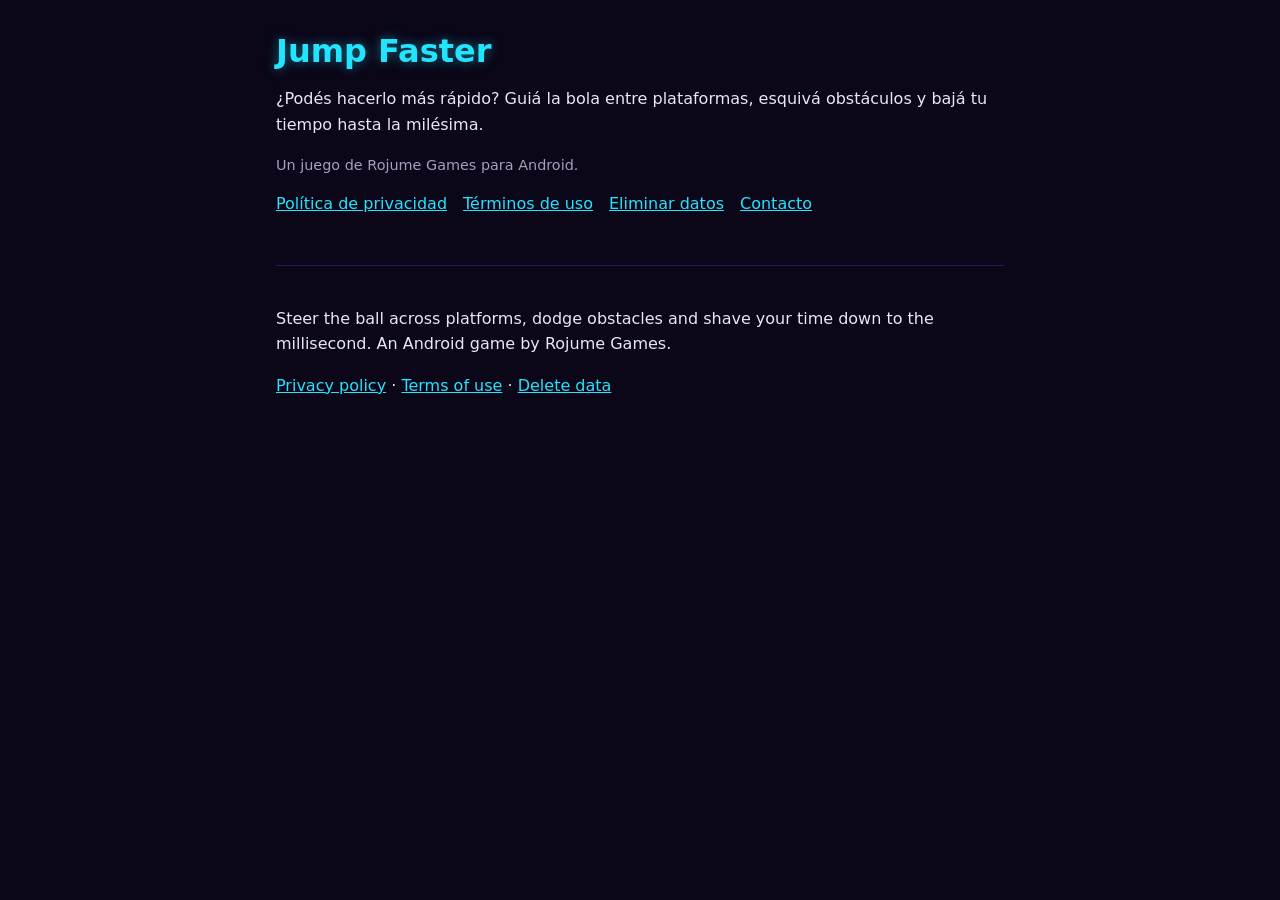
<file: index.html>
<!doctype html>
<html lang="es">
<head>
<meta charset="utf-8">
<meta name="viewport" content="width=device-width, initial-scale=1">
<title>Jump Faster - Rojume Games</title>
<link rel="stylesheet" href="estilo.css">
</head>
<body>
<main>
<h1>Jump Faster</h1>
<p>¿Podés hacerlo más rápido? Guiá la bola entre plataformas, esquivá obstáculos y bajá tu tiempo hasta la milésima.</p>
<p class="muted">Un juego de Rojume Games para Android.</p>
<nav>
<a href="privacidad.html">Política de privacidad</a>
<a href="terminos.html">Términos de uso</a>
<a href="eliminar-datos.html">Eliminar datos</a>
<a href="mailto:rojumegames@gmail.com">Contacto</a>
</nav>
<div class="lang" lang="en">
<p>Steer the ball across platforms, dodge obstacles and shave your time down to the millisecond. An Android game by Rojume Games.</p>
<p><a href="privacidad.html#en">Privacy policy</a> · <a href="terminos.html#en">Terms of use</a> · <a href="eliminar-datos.html#en">Delete data</a></p>
</div>
</main>
</body>
</html>
</file>
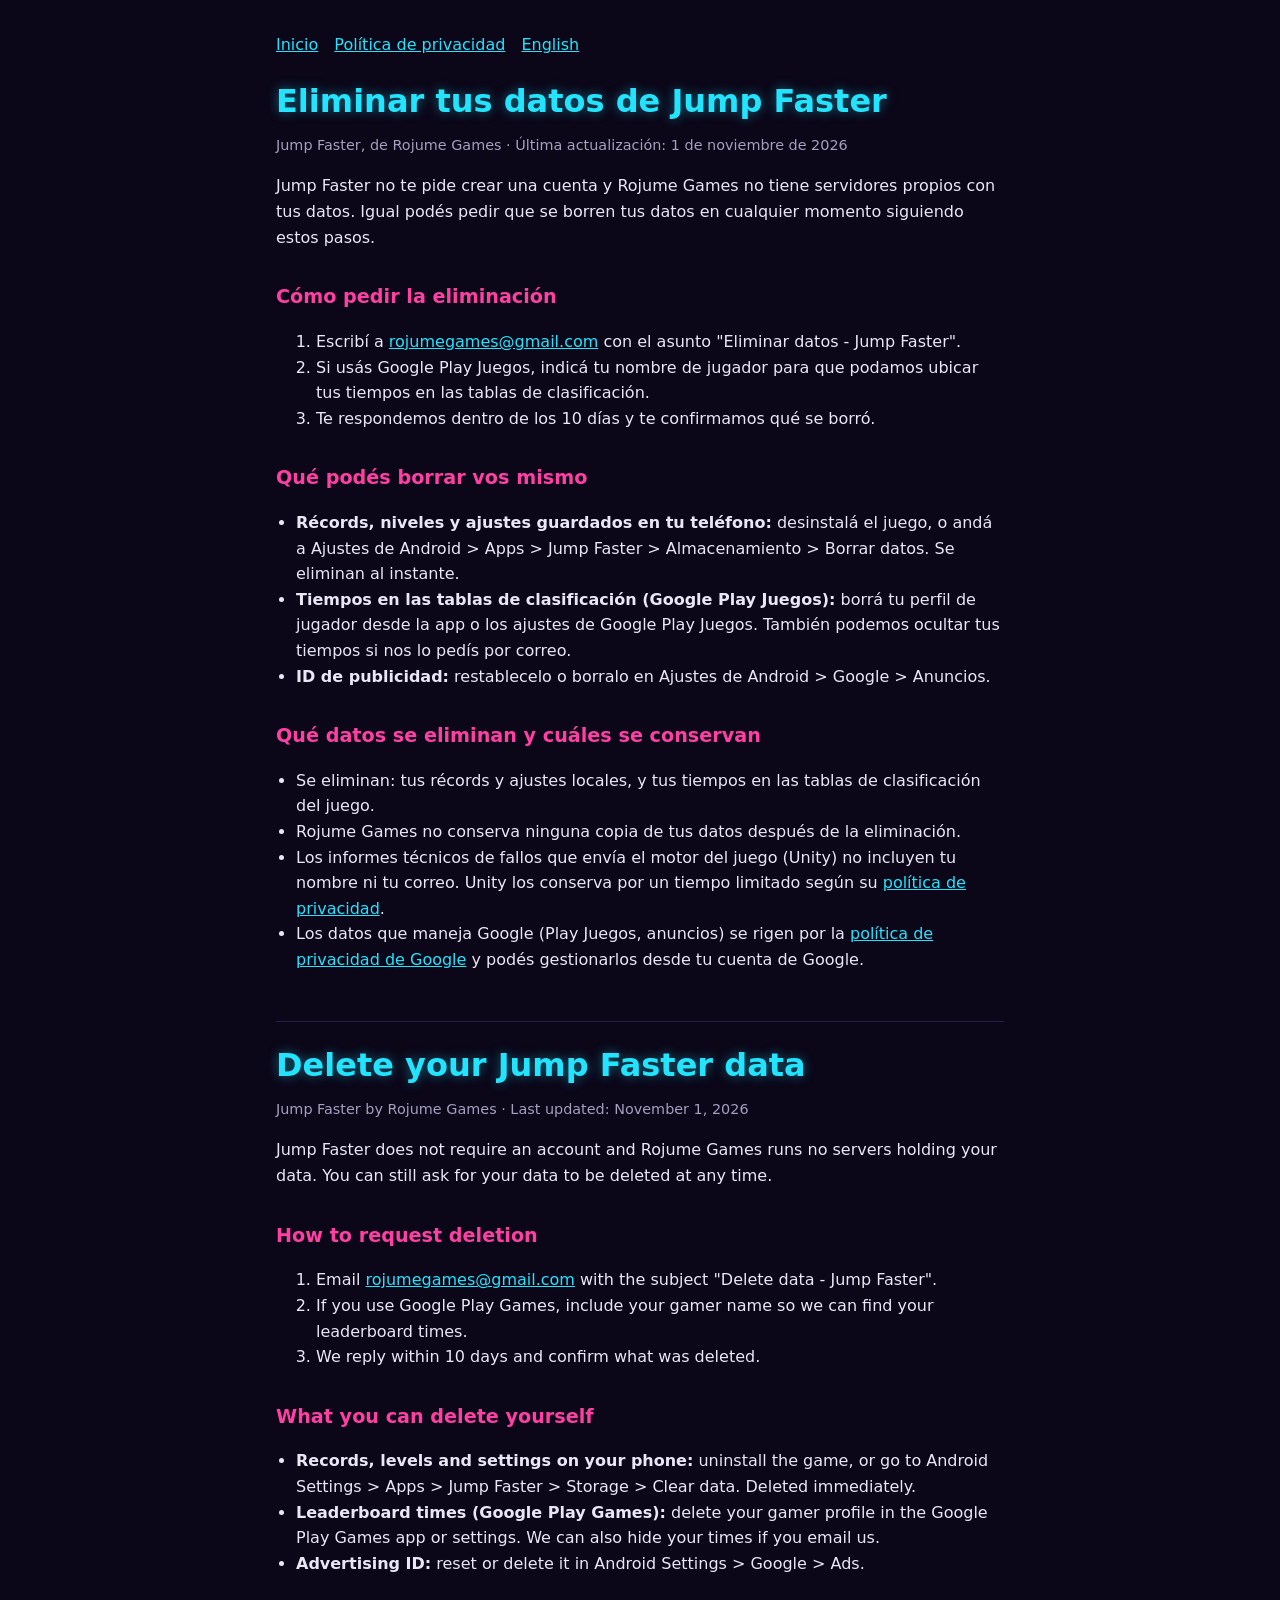
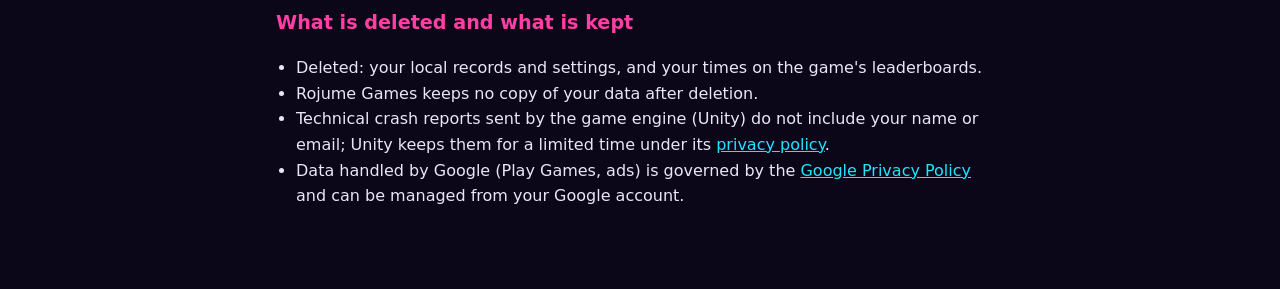
<file: eliminar-datos.html>
<!doctype html>
<html lang="es">
<head>
<meta charset="utf-8">
<meta name="viewport" content="width=device-width, initial-scale=1">
<title>Eliminar datos - Jump Faster</title>
<link rel="stylesheet" href="estilo.css">
</head>
<body>
<main>
<nav><a href="index.html">Inicio</a><a href="privacidad.html">Política de privacidad</a><a href="#en">English</a></nav>
<h1>Eliminar tus datos de Jump Faster</h1>
<p class="muted">Jump Faster, de Rojume Games · Última actualización: 1 de noviembre de 2026</p>

<p>Jump Faster no te pide crear una cuenta y Rojume Games no tiene servidores propios con tus datos. Igual podés pedir que se borren tus datos en cualquier momento siguiendo estos pasos.</p>

<h2>Cómo pedir la eliminación</h2>
<ol>
<li>Escribí a <a href="mailto:rojumegames@gmail.com?subject=Eliminar%20datos%20-%20Jump%20Faster">rojumegames@gmail.com</a> con el asunto "Eliminar datos - Jump Faster".</li>
<li>Si usás Google Play Juegos, indicá tu nombre de jugador para que podamos ubicar tus tiempos en las tablas de clasificación.</li>
<li>Te respondemos dentro de los 10 días y te confirmamos qué se borró.</li>
</ol>

<h2>Qué podés borrar vos mismo</h2>
<ul>
<li><strong>Récords, niveles y ajustes guardados en tu teléfono:</strong> desinstalá el juego, o andá a Ajustes de Android &gt; Apps &gt; Jump Faster &gt; Almacenamiento &gt; Borrar datos. Se eliminan al instante.</li>
<li><strong>Tiempos en las tablas de clasificación (Google Play Juegos):</strong> borrá tu perfil de jugador desde la app o los ajustes de Google Play Juegos. También podemos ocultar tus tiempos si nos lo pedís por correo.</li>
<li><strong>ID de publicidad:</strong> restablecelo o borralo en Ajustes de Android &gt; Google &gt; Anuncios.</li>
</ul>

<h2>Qué datos se eliminan y cuáles se conservan</h2>
<ul>
<li>Se eliminan: tus récords y ajustes locales, y tus tiempos en las tablas de clasificación del juego.</li>
<li>Rojume Games no conserva ninguna copia de tus datos después de la eliminación.</li>
<li>Los informes técnicos de fallos que envía el motor del juego (Unity) no incluyen tu nombre ni tu correo. Unity los conserva por un tiempo limitado según su <a href="https://unity.com/legal/privacy-policy">política de privacidad</a>.</li>
<li>Los datos que maneja Google (Play Juegos, anuncios) se rigen por la <a href="https://policies.google.com/privacy">política de privacidad de Google</a> y podés gestionarlos desde tu cuenta de Google.</li>
</ul>

<div class="lang" id="en" lang="en">
<h1>Delete your Jump Faster data</h1>
<p class="muted">Jump Faster by Rojume Games · Last updated: November 1, 2026</p>
<p>Jump Faster does not require an account and Rojume Games runs no servers holding your data. You can still ask for your data to be deleted at any time.</p>
<h2>How to request deletion</h2>
<ol>
<li>Email <a href="mailto:rojumegames@gmail.com?subject=Delete%20data%20-%20Jump%20Faster">rojumegames@gmail.com</a> with the subject "Delete data - Jump Faster".</li>
<li>If you use Google Play Games, include your gamer name so we can find your leaderboard times.</li>
<li>We reply within 10 days and confirm what was deleted.</li>
</ol>
<h2>What you can delete yourself</h2>
<ul>
<li><strong>Records, levels and settings on your phone:</strong> uninstall the game, or go to Android Settings &gt; Apps &gt; Jump Faster &gt; Storage &gt; Clear data. Deleted immediately.</li>
<li><strong>Leaderboard times (Google Play Games):</strong> delete your gamer profile in the Google Play Games app or settings. We can also hide your times if you email us.</li>
<li><strong>Advertising ID:</strong> reset or delete it in Android Settings &gt; Google &gt; Ads.</li>
</ul>
<h2>What is deleted and what is kept</h2>
<ul>
<li>Deleted: your local records and settings, and your times on the game's leaderboards.</li>
<li>Rojume Games keeps no copy of your data after deletion.</li>
<li>Technical crash reports sent by the game engine (Unity) do not include your name or email; Unity keeps them for a limited time under its <a href="https://unity.com/legal/privacy-policy">privacy policy</a>.</li>
<li>Data handled by Google (Play Games, ads) is governed by the <a href="https://policies.google.com/privacy">Google Privacy Policy</a> and can be managed from your Google account.</li>
</ul>
</div>
</main>
</body>
</html>
</file>
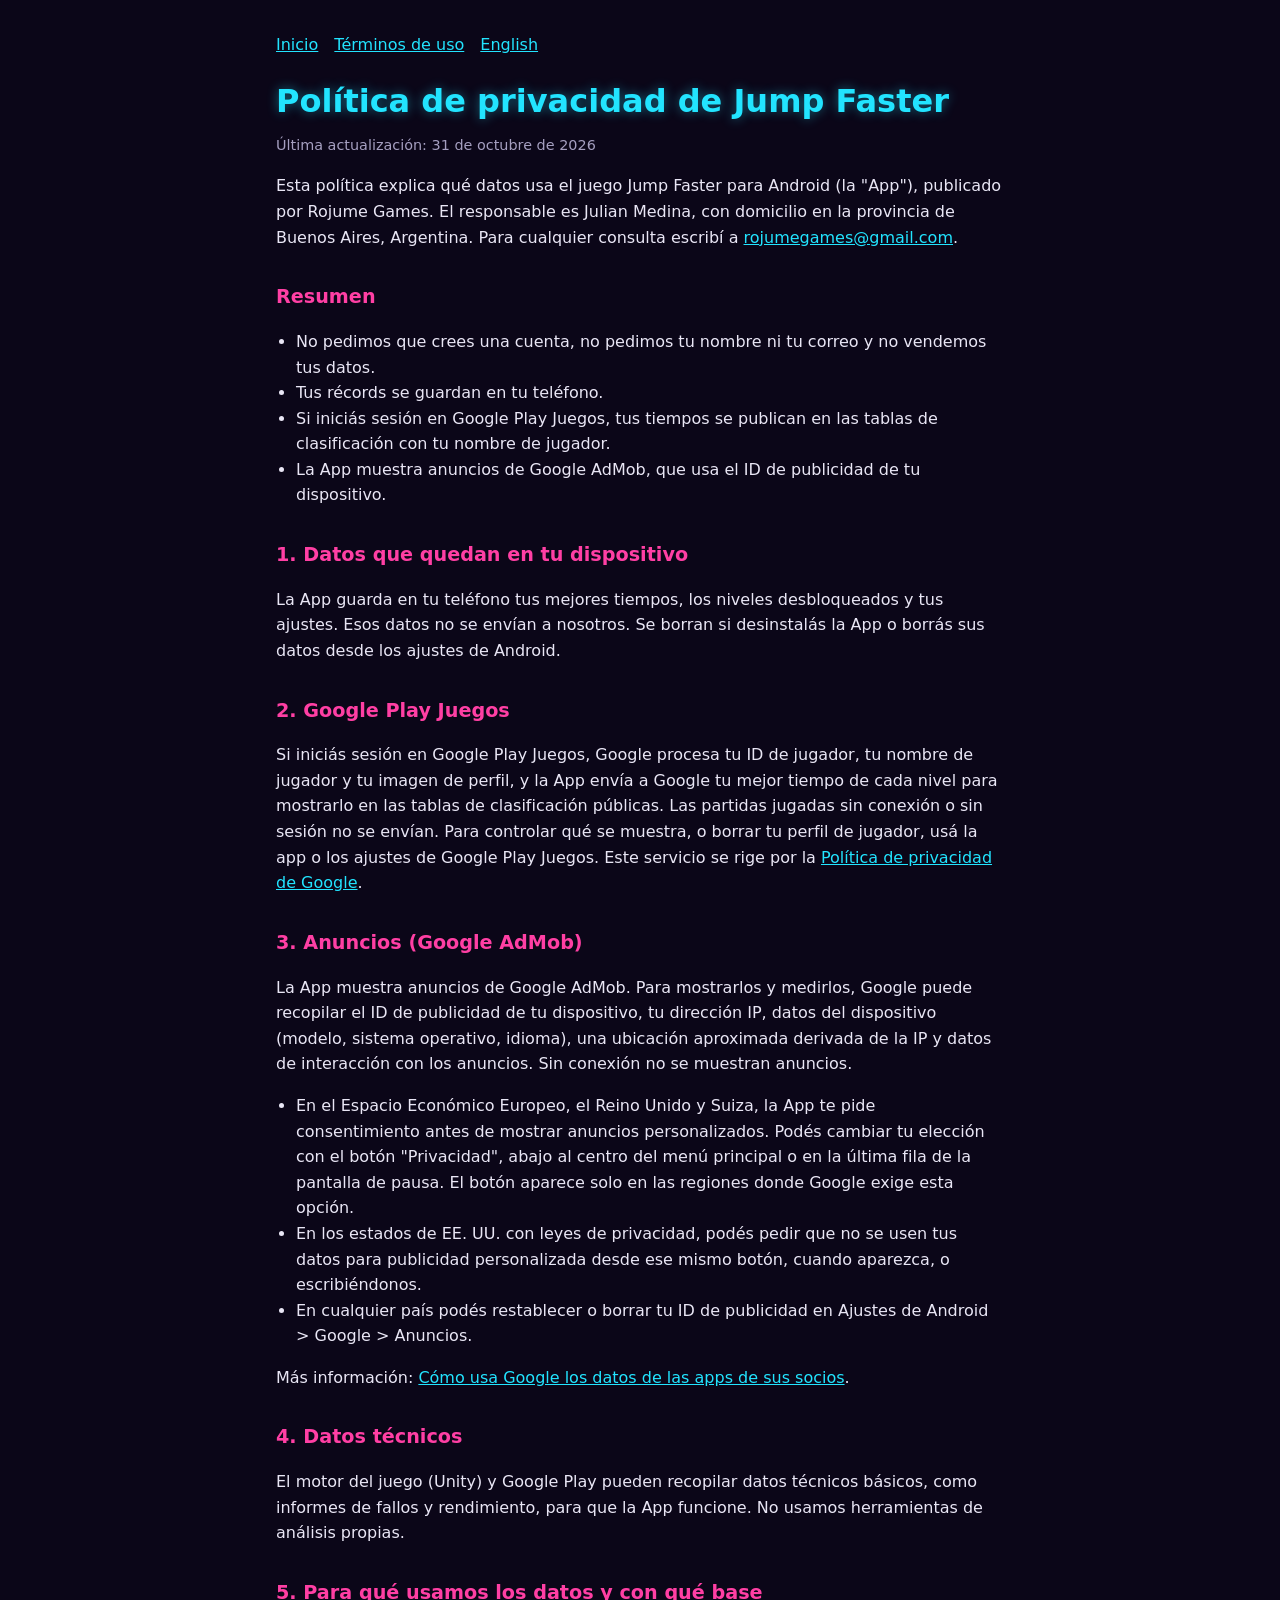
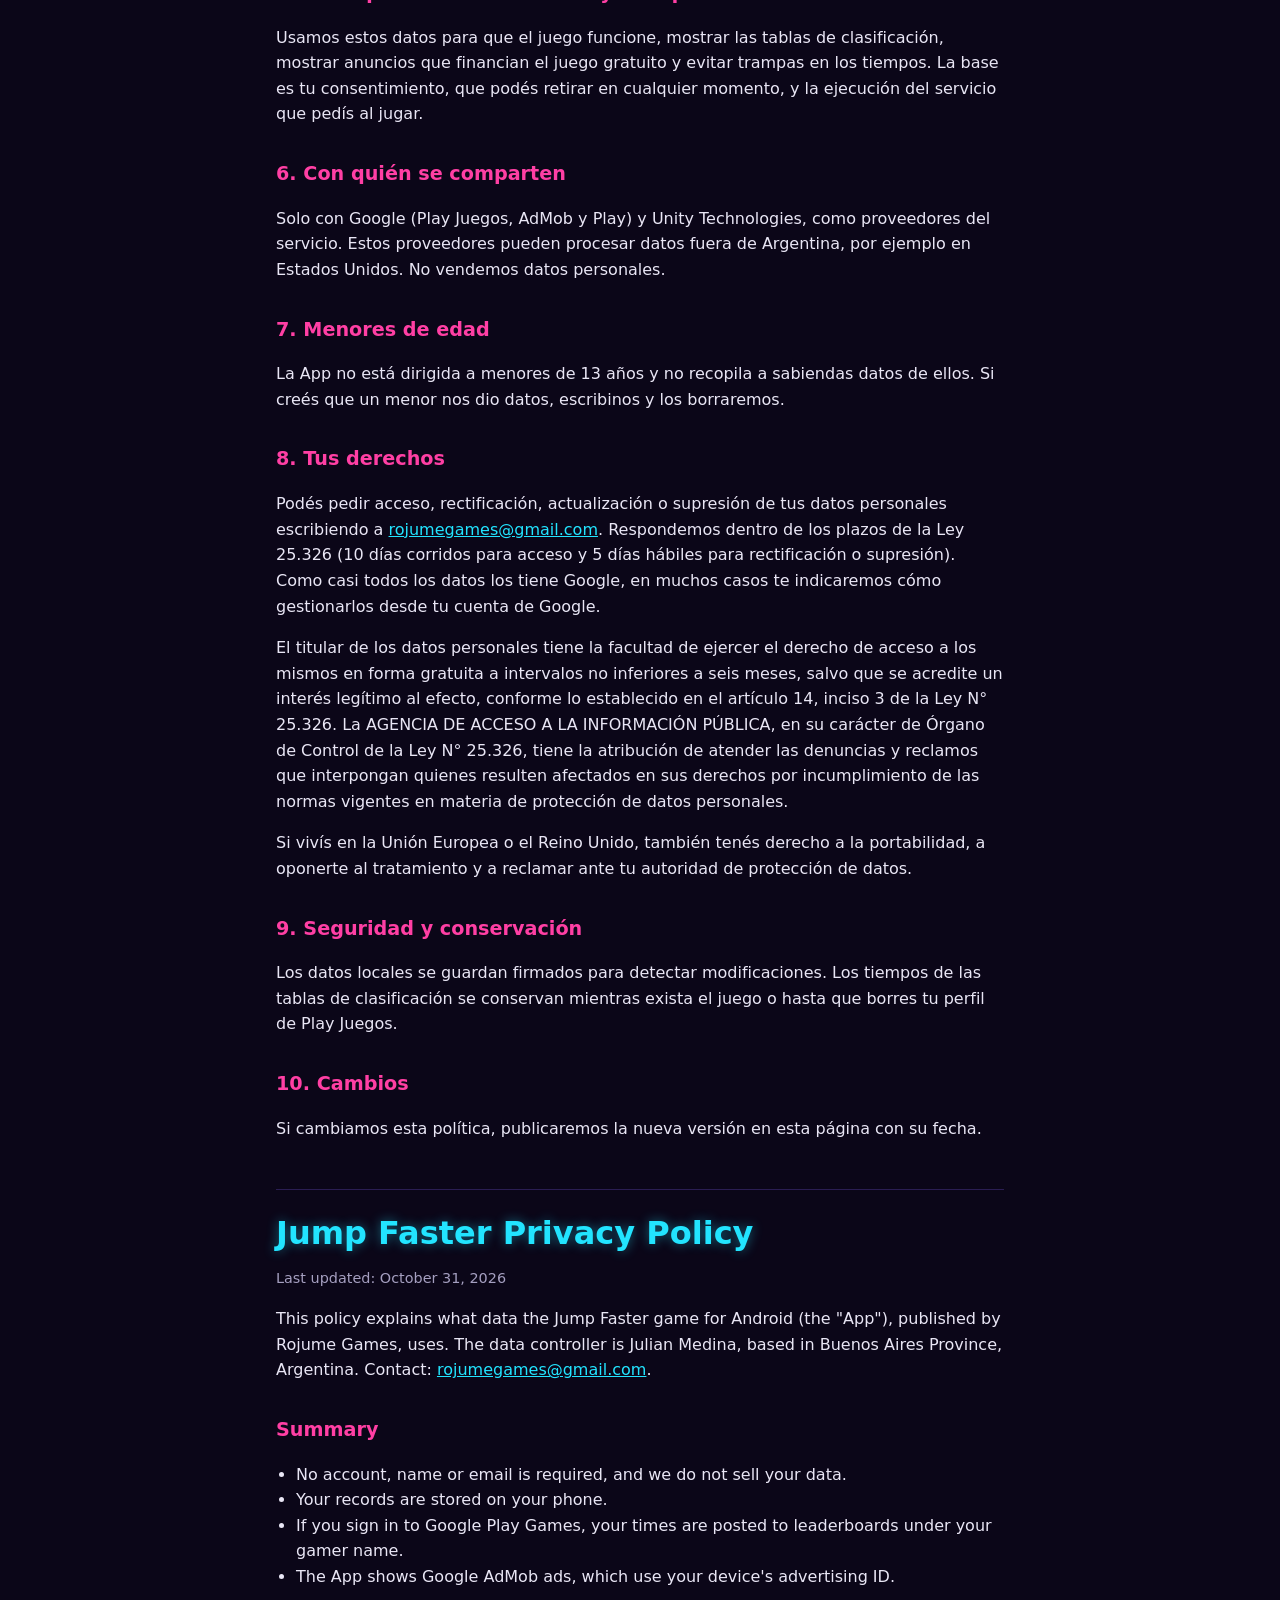
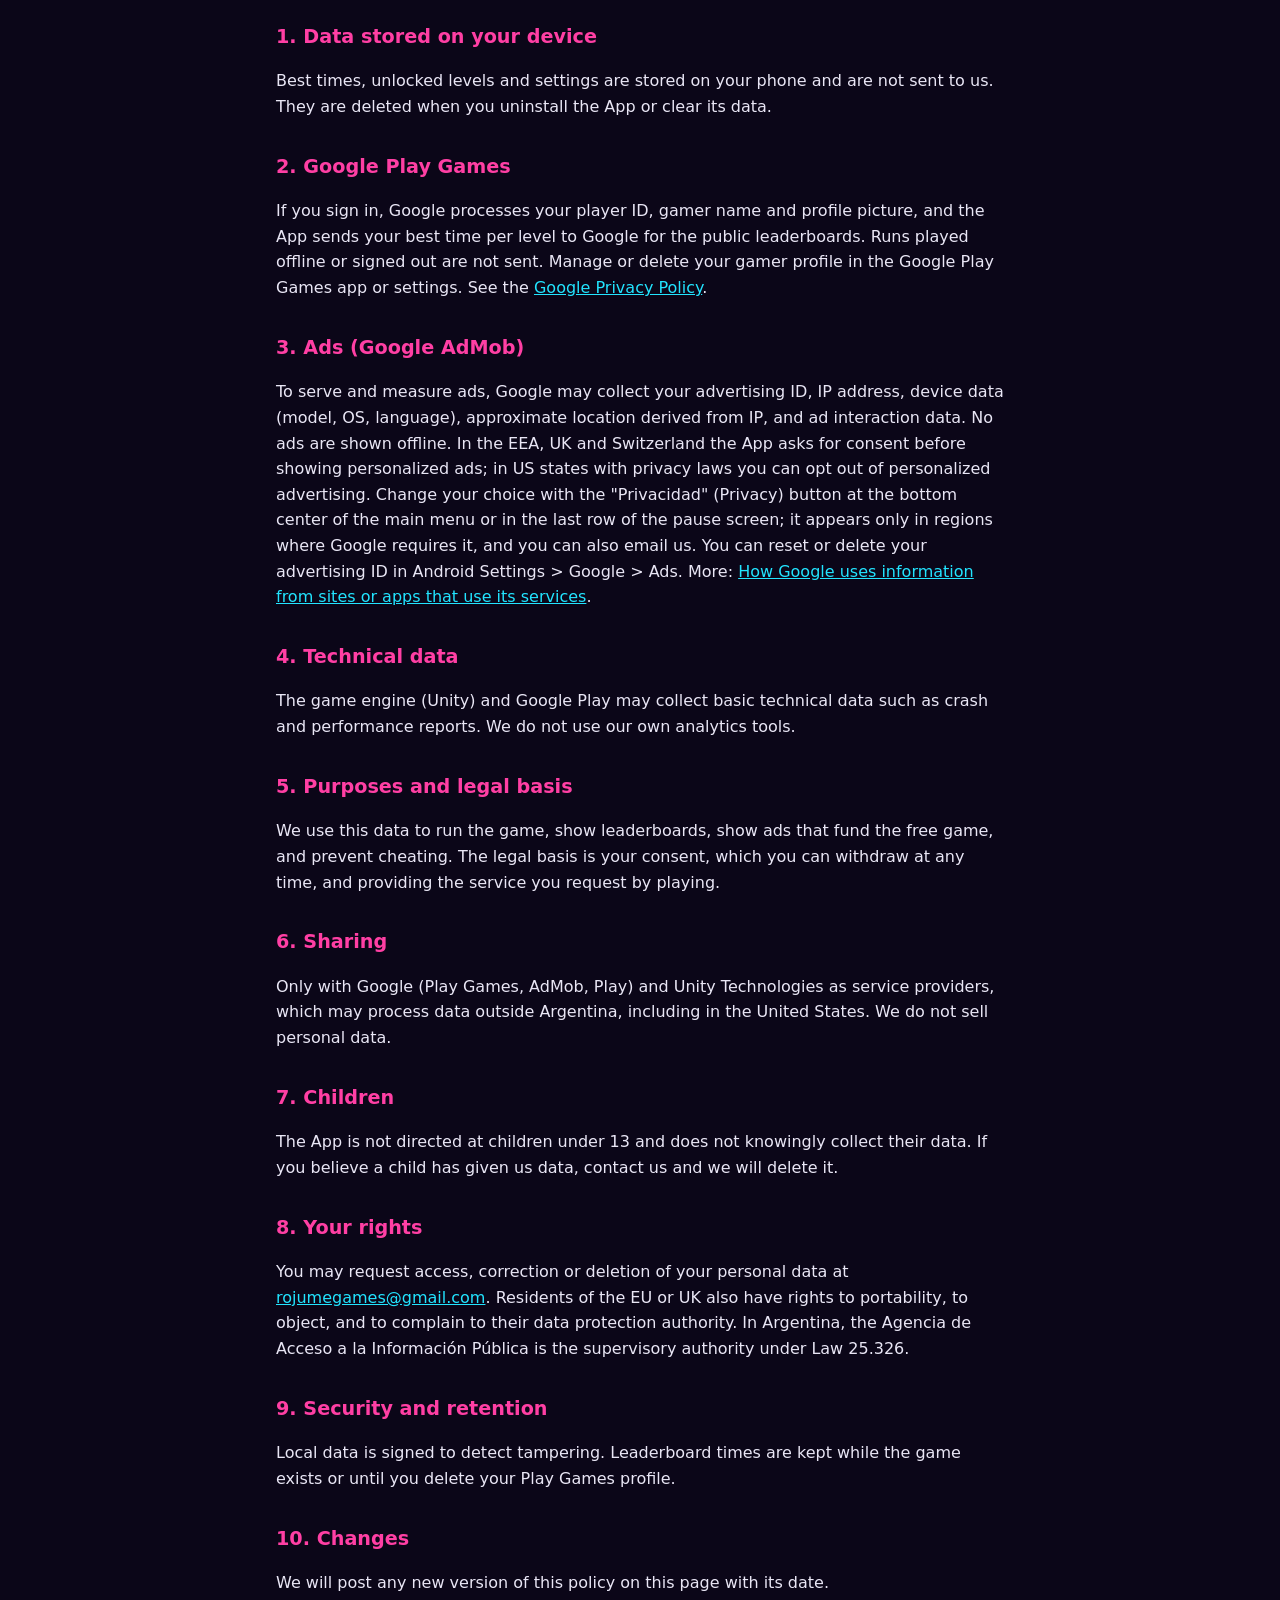
<file: privacidad.html>
<!doctype html>
<html lang="es">
<head>
<meta charset="utf-8">
<meta name="viewport" content="width=device-width, initial-scale=1">
<title>Política de privacidad - Jump Faster</title>
<link rel="stylesheet" href="estilo.css">
</head>
<body>
<main>
<nav><a href="index.html">Inicio</a><a href="terminos.html">Términos de uso</a><a href="#en">English</a></nav>
<h1>Política de privacidad de Jump Faster</h1>
<p class="muted">Última actualización: 31 de octubre de 2026</p>

<p>Esta política explica qué datos usa el juego Jump Faster para Android (la "App"), publicado por Rojume Games. El responsable es Julian Medina, con domicilio en la provincia de Buenos Aires, Argentina. Para cualquier consulta escribí a <a href="mailto:rojumegames@gmail.com">rojumegames@gmail.com</a>.</p>

<h2>Resumen</h2>
<ul>
<li>No pedimos que crees una cuenta, no pedimos tu nombre ni tu correo y no vendemos tus datos.</li>
<li>Tus récords se guardan en tu teléfono.</li>
<li>Si iniciás sesión en Google Play Juegos, tus tiempos se publican en las tablas de clasificación con tu nombre de jugador.</li>
<li>La App muestra anuncios de Google AdMob, que usa el ID de publicidad de tu dispositivo.</li>
</ul>

<h2>1. Datos que quedan en tu dispositivo</h2>
<p>La App guarda en tu teléfono tus mejores tiempos, los niveles desbloqueados y tus ajustes. Esos datos no se envían a nosotros. Se borran si desinstalás la App o borrás sus datos desde los ajustes de Android.</p>

<h2>2. Google Play Juegos</h2>
<p>Si iniciás sesión en Google Play Juegos, Google procesa tu ID de jugador, tu nombre de jugador y tu imagen de perfil, y la App envía a Google tu mejor tiempo de cada nivel para mostrarlo en las tablas de clasificación públicas. Las partidas jugadas sin conexión o sin sesión no se envían. Para controlar qué se muestra, o borrar tu perfil de jugador, usá la app o los ajustes de Google Play Juegos. Este servicio se rige por la <a href="https://policies.google.com/privacy">Política de privacidad de Google</a>.</p>

<h2>3. Anuncios (Google AdMob)</h2>
<p>La App muestra anuncios de Google AdMob. Para mostrarlos y medirlos, Google puede recopilar el ID de publicidad de tu dispositivo, tu dirección IP, datos del dispositivo (modelo, sistema operativo, idioma), una ubicación aproximada derivada de la IP y datos de interacción con los anuncios. Sin conexión no se muestran anuncios.</p>
<ul>
<li>En el Espacio Económico Europeo, el Reino Unido y Suiza, la App te pide consentimiento antes de mostrar anuncios personalizados. Podés cambiar tu elección con el botón "Privacidad", abajo al centro del menú principal o en la última fila de la pantalla de pausa. El botón aparece solo en las regiones donde Google exige esta opción.</li>
<li>En los estados de EE. UU. con leyes de privacidad, podés pedir que no se usen tus datos para publicidad personalizada desde ese mismo botón, cuando aparezca, o escribiéndonos.</li>
<li>En cualquier país podés restablecer o borrar tu ID de publicidad en Ajustes de Android &gt; Google &gt; Anuncios.</li>
</ul>
<p>Más información: <a href="https://policies.google.com/technologies/partner-sites">Cómo usa Google los datos de las apps de sus socios</a>.</p>

<h2>4. Datos técnicos</h2>
<p>El motor del juego (Unity) y Google Play pueden recopilar datos técnicos básicos, como informes de fallos y rendimiento, para que la App funcione. No usamos herramientas de análisis propias.</p>

<h2>5. Para qué usamos los datos y con qué base</h2>
<p>Usamos estos datos para que el juego funcione, mostrar las tablas de clasificación, mostrar anuncios que financian el juego gratuito y evitar trampas en los tiempos. La base es tu consentimiento, que podés retirar en cualquier momento, y la ejecución del servicio que pedís al jugar.</p>

<h2>6. Con quién se comparten</h2>
<p>Solo con Google (Play Juegos, AdMob y Play) y Unity Technologies, como proveedores del servicio. Estos proveedores pueden procesar datos fuera de Argentina, por ejemplo en Estados Unidos. No vendemos datos personales.</p>

<h2>7. Menores de edad</h2>
<p>La App no está dirigida a menores de 13 años y no recopila a sabiendas datos de ellos. Si creés que un menor nos dio datos, escribinos y los borraremos.</p>

<h2>8. Tus derechos</h2>
<p>Podés pedir acceso, rectificación, actualización o supresión de tus datos personales escribiendo a <a href="mailto:rojumegames@gmail.com">rojumegames@gmail.com</a>. Respondemos dentro de los plazos de la Ley 25.326 (10 días corridos para acceso y 5 días hábiles para rectificación o supresión). Como casi todos los datos los tiene Google, en muchos casos te indicaremos cómo gestionarlos desde tu cuenta de Google.</p>
<p>El titular de los datos personales tiene la facultad de ejercer el derecho de acceso a los mismos en forma gratuita a intervalos no inferiores a seis meses, salvo que se acredite un interés legítimo al efecto, conforme lo establecido en el artículo 14, inciso 3 de la Ley N° 25.326. La AGENCIA DE ACCESO A LA INFORMACIÓN PÚBLICA, en su carácter de Órgano de Control de la Ley N° 25.326, tiene la atribución de atender las denuncias y reclamos que interpongan quienes resulten afectados en sus derechos por incumplimiento de las normas vigentes en materia de protección de datos personales.</p>
<p>Si vivís en la Unión Europea o el Reino Unido, también tenés derecho a la portabilidad, a oponerte al tratamiento y a reclamar ante tu autoridad de protección de datos.</p>

<h2>9. Seguridad y conservación</h2>
<p>Los datos locales se guardan firmados para detectar modificaciones. Los tiempos de las tablas de clasificación se conservan mientras exista el juego o hasta que borres tu perfil de Play Juegos.</p>

<h2>10. Cambios</h2>
<p>Si cambiamos esta política, publicaremos la nueva versión en esta página con su fecha.</p>

<div class="lang" id="en" lang="en">
<h1>Jump Faster Privacy Policy</h1>
<p class="muted">Last updated: October 31, 2026</p>
<p>This policy explains what data the Jump Faster game for Android (the "App"), published by Rojume Games, uses. The data controller is Julian Medina, based in Buenos Aires Province, Argentina. Contact: <a href="mailto:rojumegames@gmail.com">rojumegames@gmail.com</a>.</p>
<h2>Summary</h2>
<ul>
<li>No account, name or email is required, and we do not sell your data.</li>
<li>Your records are stored on your phone.</li>
<li>If you sign in to Google Play Games, your times are posted to leaderboards under your gamer name.</li>
<li>The App shows Google AdMob ads, which use your device's advertising ID.</li>
</ul>
<h2>1. Data stored on your device</h2>
<p>Best times, unlocked levels and settings are stored on your phone and are not sent to us. They are deleted when you uninstall the App or clear its data.</p>
<h2>2. Google Play Games</h2>
<p>If you sign in, Google processes your player ID, gamer name and profile picture, and the App sends your best time per level to Google for the public leaderboards. Runs played offline or signed out are not sent. Manage or delete your gamer profile in the Google Play Games app or settings. See the <a href="https://policies.google.com/privacy">Google Privacy Policy</a>.</p>
<h2>3. Ads (Google AdMob)</h2>
<p>To serve and measure ads, Google may collect your advertising ID, IP address, device data (model, OS, language), approximate location derived from IP, and ad interaction data. No ads are shown offline. In the EEA, UK and Switzerland the App asks for consent before showing personalized ads; in US states with privacy laws you can opt out of personalized advertising. Change your choice with the "Privacidad" (Privacy) button at the bottom center of the main menu or in the last row of the pause screen; it appears only in regions where Google requires it, and you can also email us. You can reset or delete your advertising ID in Android Settings &gt; Google &gt; Ads. More: <a href="https://policies.google.com/technologies/partner-sites">How Google uses information from sites or apps that use its services</a>.</p>
<h2>4. Technical data</h2>
<p>The game engine (Unity) and Google Play may collect basic technical data such as crash and performance reports. We do not use our own analytics tools.</p>
<h2>5. Purposes and legal basis</h2>
<p>We use this data to run the game, show leaderboards, show ads that fund the free game, and prevent cheating. The legal basis is your consent, which you can withdraw at any time, and providing the service you request by playing.</p>
<h2>6. Sharing</h2>
<p>Only with Google (Play Games, AdMob, Play) and Unity Technologies as service providers, which may process data outside Argentina, including in the United States. We do not sell personal data.</p>
<h2>7. Children</h2>
<p>The App is not directed at children under 13 and does not knowingly collect their data. If you believe a child has given us data, contact us and we will delete it.</p>
<h2>8. Your rights</h2>
<p>You may request access, correction or deletion of your personal data at <a href="mailto:rojumegames@gmail.com">rojumegames@gmail.com</a>. Residents of the EU or UK also have rights to portability, to object, and to complain to their data protection authority. In Argentina, the Agencia de Acceso a la Información Pública is the supervisory authority under Law 25.326.</p>
<h2>9. Security and retention</h2>
<p>Local data is signed to detect tampering. Leaderboard times are kept while the game exists or until you delete your Play Games profile.</p>
<h2>10. Changes</h2>
<p>We will post any new version of this policy on this page with its date.</p>
</div>
</main>
</body>
</html>
</file>
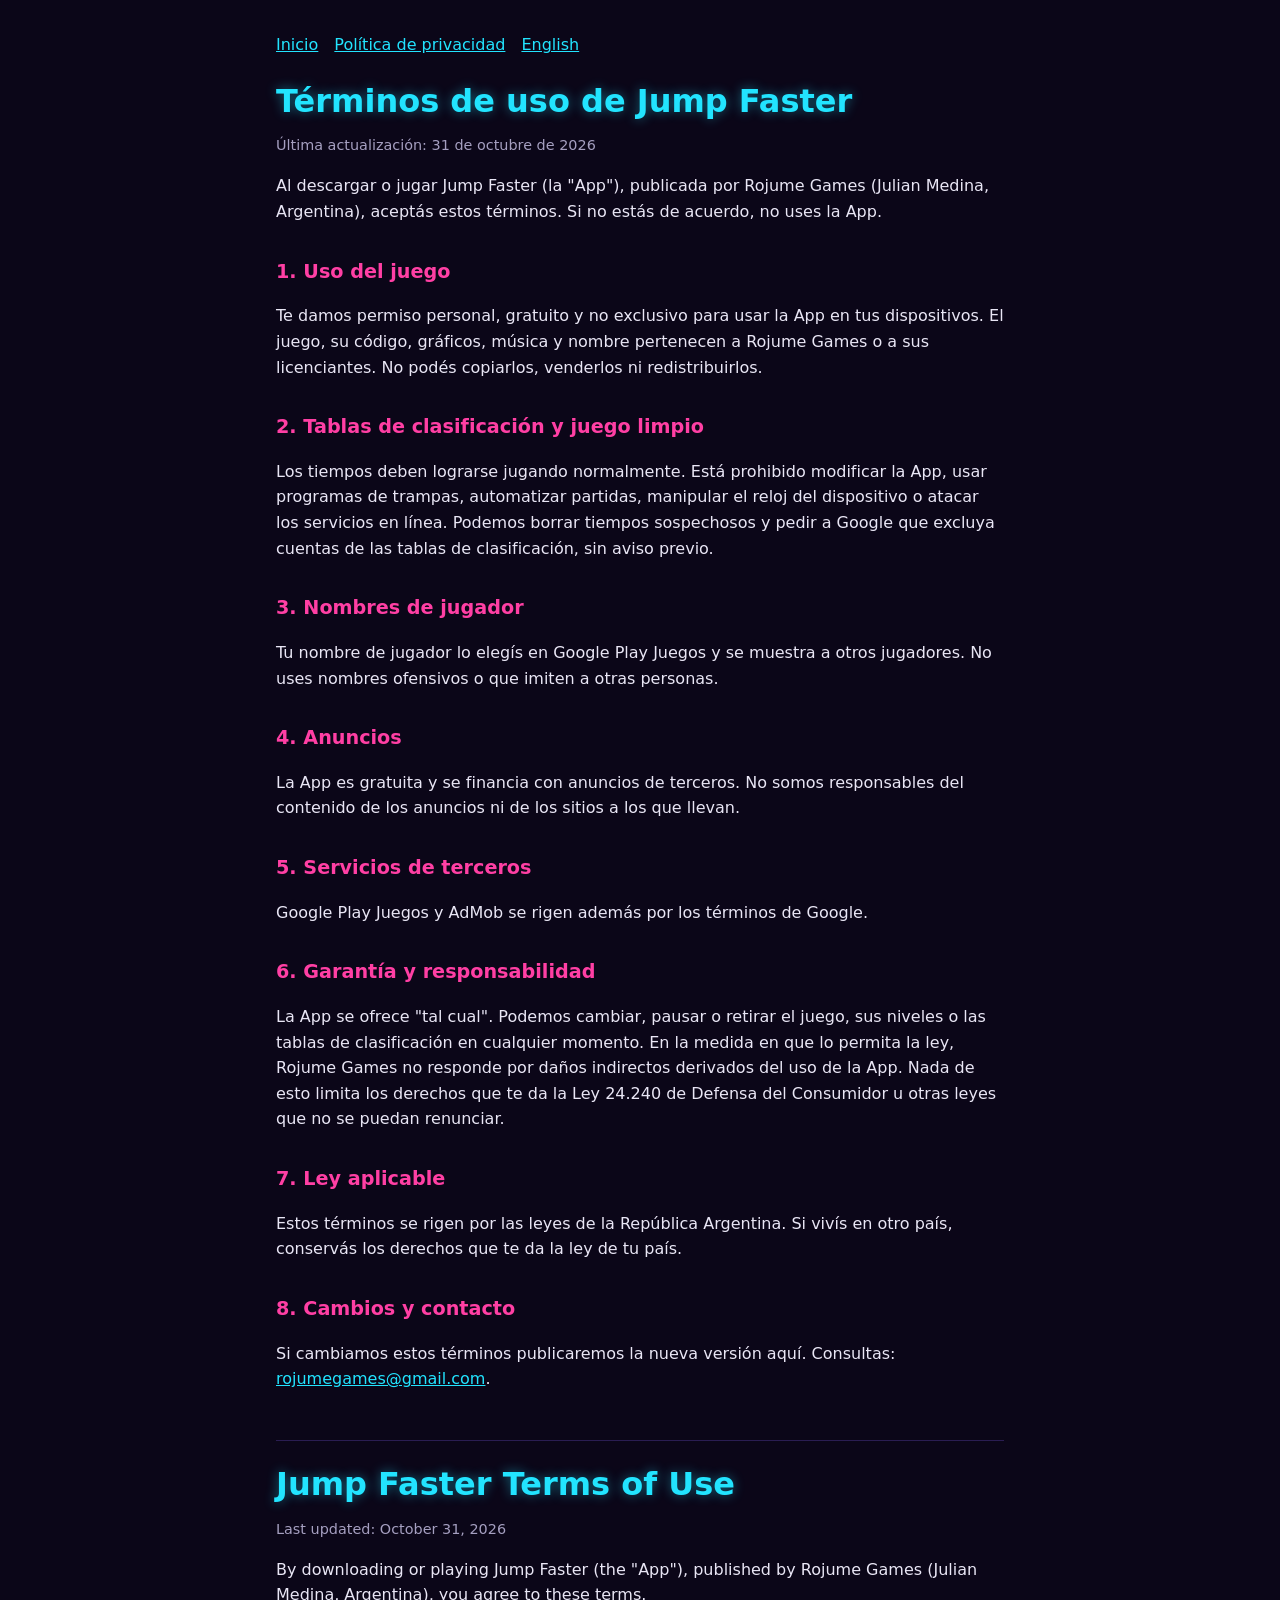
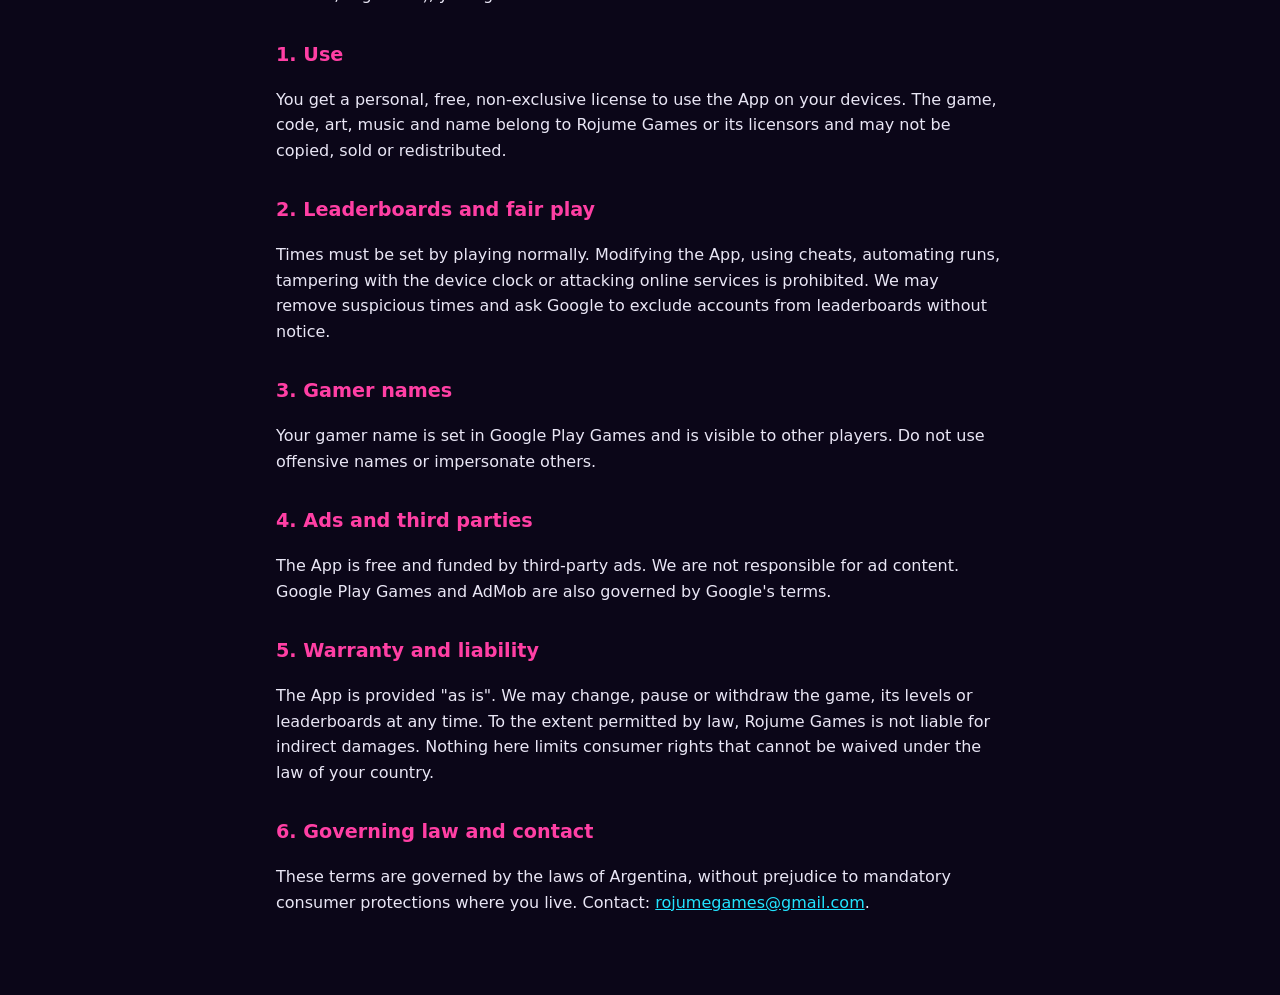
<file: terminos.html>
<!doctype html>
<html lang="es">
<head>
<meta charset="utf-8">
<meta name="viewport" content="width=device-width, initial-scale=1">
<title>Términos de uso - Jump Faster</title>
<link rel="stylesheet" href="estilo.css">
</head>
<body>
<main>
<nav><a href="index.html">Inicio</a><a href="privacidad.html">Política de privacidad</a><a href="#en">English</a></nav>
<h1>Términos de uso de Jump Faster</h1>
<p class="muted">Última actualización: 31 de octubre de 2026</p>

<p>Al descargar o jugar Jump Faster (la "App"), publicada por Rojume Games (Julian Medina, Argentina), aceptás estos términos. Si no estás de acuerdo, no uses la App.</p>

<h2>1. Uso del juego</h2>
<p>Te damos permiso personal, gratuito y no exclusivo para usar la App en tus dispositivos. El juego, su código, gráficos, música y nombre pertenecen a Rojume Games o a sus licenciantes. No podés copiarlos, venderlos ni redistribuirlos.</p>

<h2>2. Tablas de clasificación y juego limpio</h2>
<p>Los tiempos deben lograrse jugando normalmente. Está prohibido modificar la App, usar programas de trampas, automatizar partidas, manipular el reloj del dispositivo o atacar los servicios en línea. Podemos borrar tiempos sospechosos y pedir a Google que excluya cuentas de las tablas de clasificación, sin aviso previo.</p>

<h2>3. Nombres de jugador</h2>
<p>Tu nombre de jugador lo elegís en Google Play Juegos y se muestra a otros jugadores. No uses nombres ofensivos o que imiten a otras personas.</p>

<h2>4. Anuncios</h2>
<p>La App es gratuita y se financia con anuncios de terceros. No somos responsables del contenido de los anuncios ni de los sitios a los que llevan.</p>

<h2>5. Servicios de terceros</h2>
<p>Google Play Juegos y AdMob se rigen además por los términos de Google.</p>

<h2>6. Garantía y responsabilidad</h2>
<p>La App se ofrece "tal cual". Podemos cambiar, pausar o retirar el juego, sus niveles o las tablas de clasificación en cualquier momento. En la medida en que lo permita la ley, Rojume Games no responde por daños indirectos derivados del uso de la App. Nada de esto limita los derechos que te da la Ley 24.240 de Defensa del Consumidor u otras leyes que no se puedan renunciar.</p>

<h2>7. Ley aplicable</h2>
<p>Estos términos se rigen por las leyes de la República Argentina. Si vivís en otro país, conservás los derechos que te da la ley de tu país.</p>

<h2>8. Cambios y contacto</h2>
<p>Si cambiamos estos términos publicaremos la nueva versión aquí. Consultas: <a href="mailto:rojumegames@gmail.com">rojumegames@gmail.com</a>.</p>

<div class="lang" id="en" lang="en">
<h1>Jump Faster Terms of Use</h1>
<p class="muted">Last updated: October 31, 2026</p>
<p>By downloading or playing Jump Faster (the "App"), published by Rojume Games (Julian Medina, Argentina), you agree to these terms.</p>
<h2>1. Use</h2>
<p>You get a personal, free, non-exclusive license to use the App on your devices. The game, code, art, music and name belong to Rojume Games or its licensors and may not be copied, sold or redistributed.</p>
<h2>2. Leaderboards and fair play</h2>
<p>Times must be set by playing normally. Modifying the App, using cheats, automating runs, tampering with the device clock or attacking online services is prohibited. We may remove suspicious times and ask Google to exclude accounts from leaderboards without notice.</p>
<h2>3. Gamer names</h2>
<p>Your gamer name is set in Google Play Games and is visible to other players. Do not use offensive names or impersonate others.</p>
<h2>4. Ads and third parties</h2>
<p>The App is free and funded by third-party ads. We are not responsible for ad content. Google Play Games and AdMob are also governed by Google's terms.</p>
<h2>5. Warranty and liability</h2>
<p>The App is provided "as is". We may change, pause or withdraw the game, its levels or leaderboards at any time. To the extent permitted by law, Rojume Games is not liable for indirect damages. Nothing here limits consumer rights that cannot be waived under the law of your country.</p>
<h2>6. Governing law and contact</h2>
<p>These terms are governed by the laws of Argentina, without prejudice to mandatory consumer protections where you live. Contact: <a href="mailto:rojumegames@gmail.com">rojumegames@gmail.com</a>.</p>
</div>
</main>
</body>
</html>
</file>
<file: estilo.css>
:root{--bg:#0b0618;--panel:#140b2b;--text:#e9e6f5;--muted:#a59fc0;--cyan:#22e4ff;--pink:#ff3fa4}
*{box-sizing:border-box}
body{margin:0;background:var(--bg);color:var(--text);font:16px/1.6 system-ui,-apple-system,"Segoe UI",Roboto,sans-serif}
main{max-width:760px;margin:0 auto;padding:32px 16px 64px}
h1{font-size:2rem;line-height:1.2;margin:0 0 8px;color:var(--cyan);text-shadow:0 0 12px rgba(34,228,255,.45)}
h2{font-size:1.2rem;margin:32px 0 8px;color:var(--pink)}
a{color:var(--cyan)}
.muted{color:var(--muted);font-size:.9rem}
nav{display:flex;gap:16px;flex-wrap:wrap;margin:0 0 24px}
.lang{border-top:1px solid #2a1d52;margin-top:48px;padding-top:24px}
ul{padding-left:20px}
</file>
